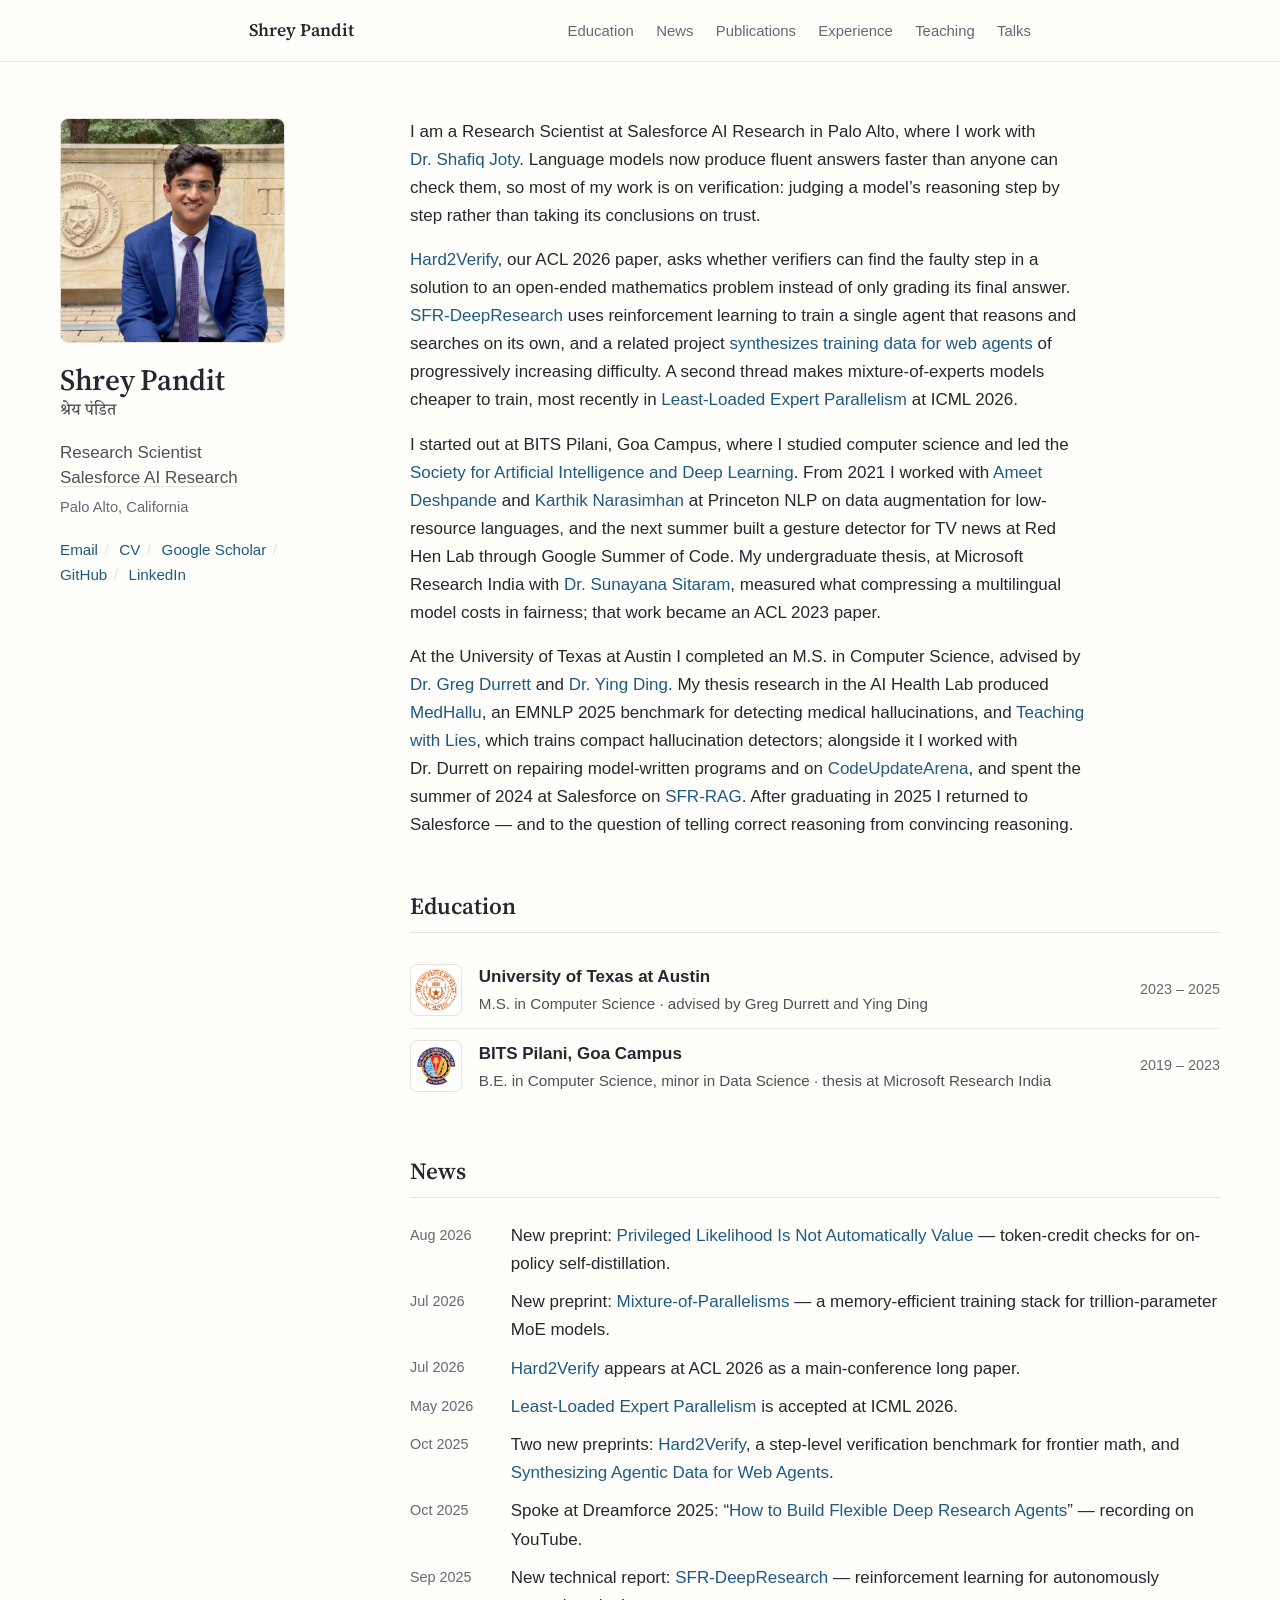
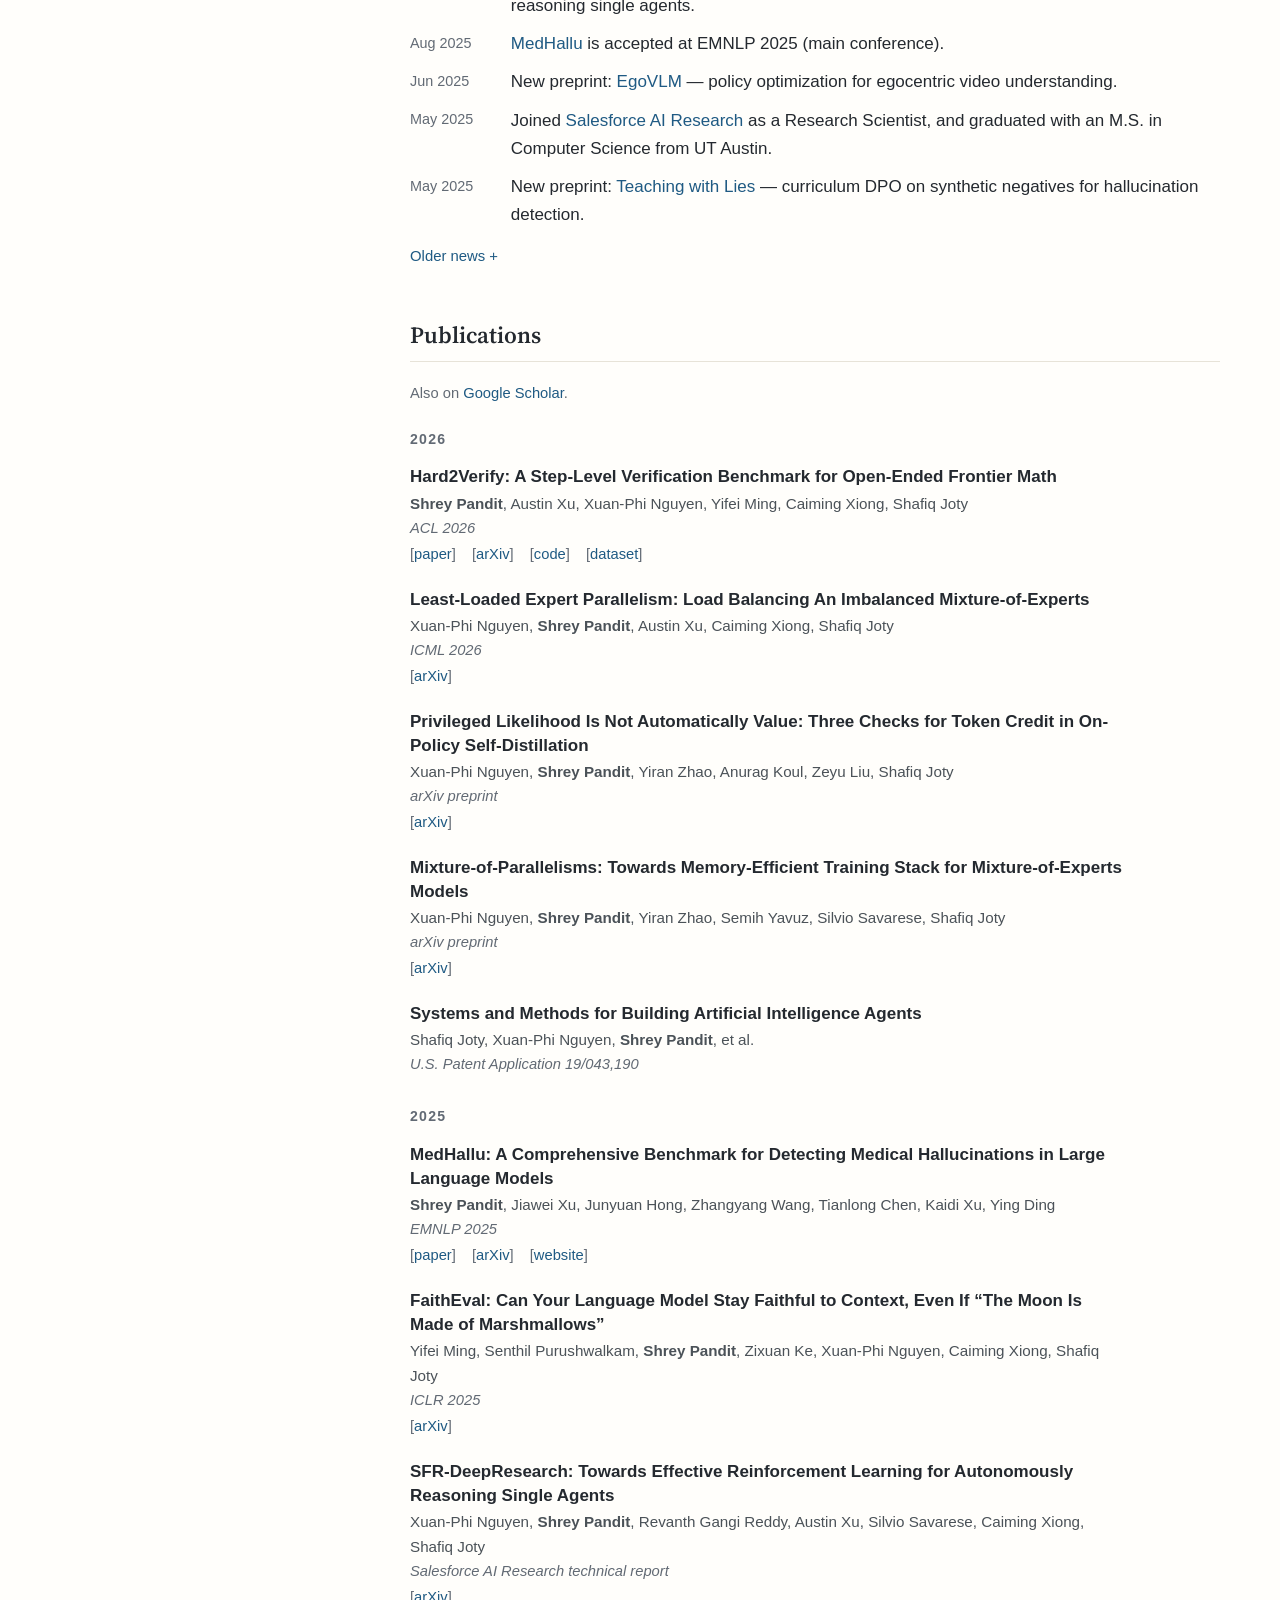
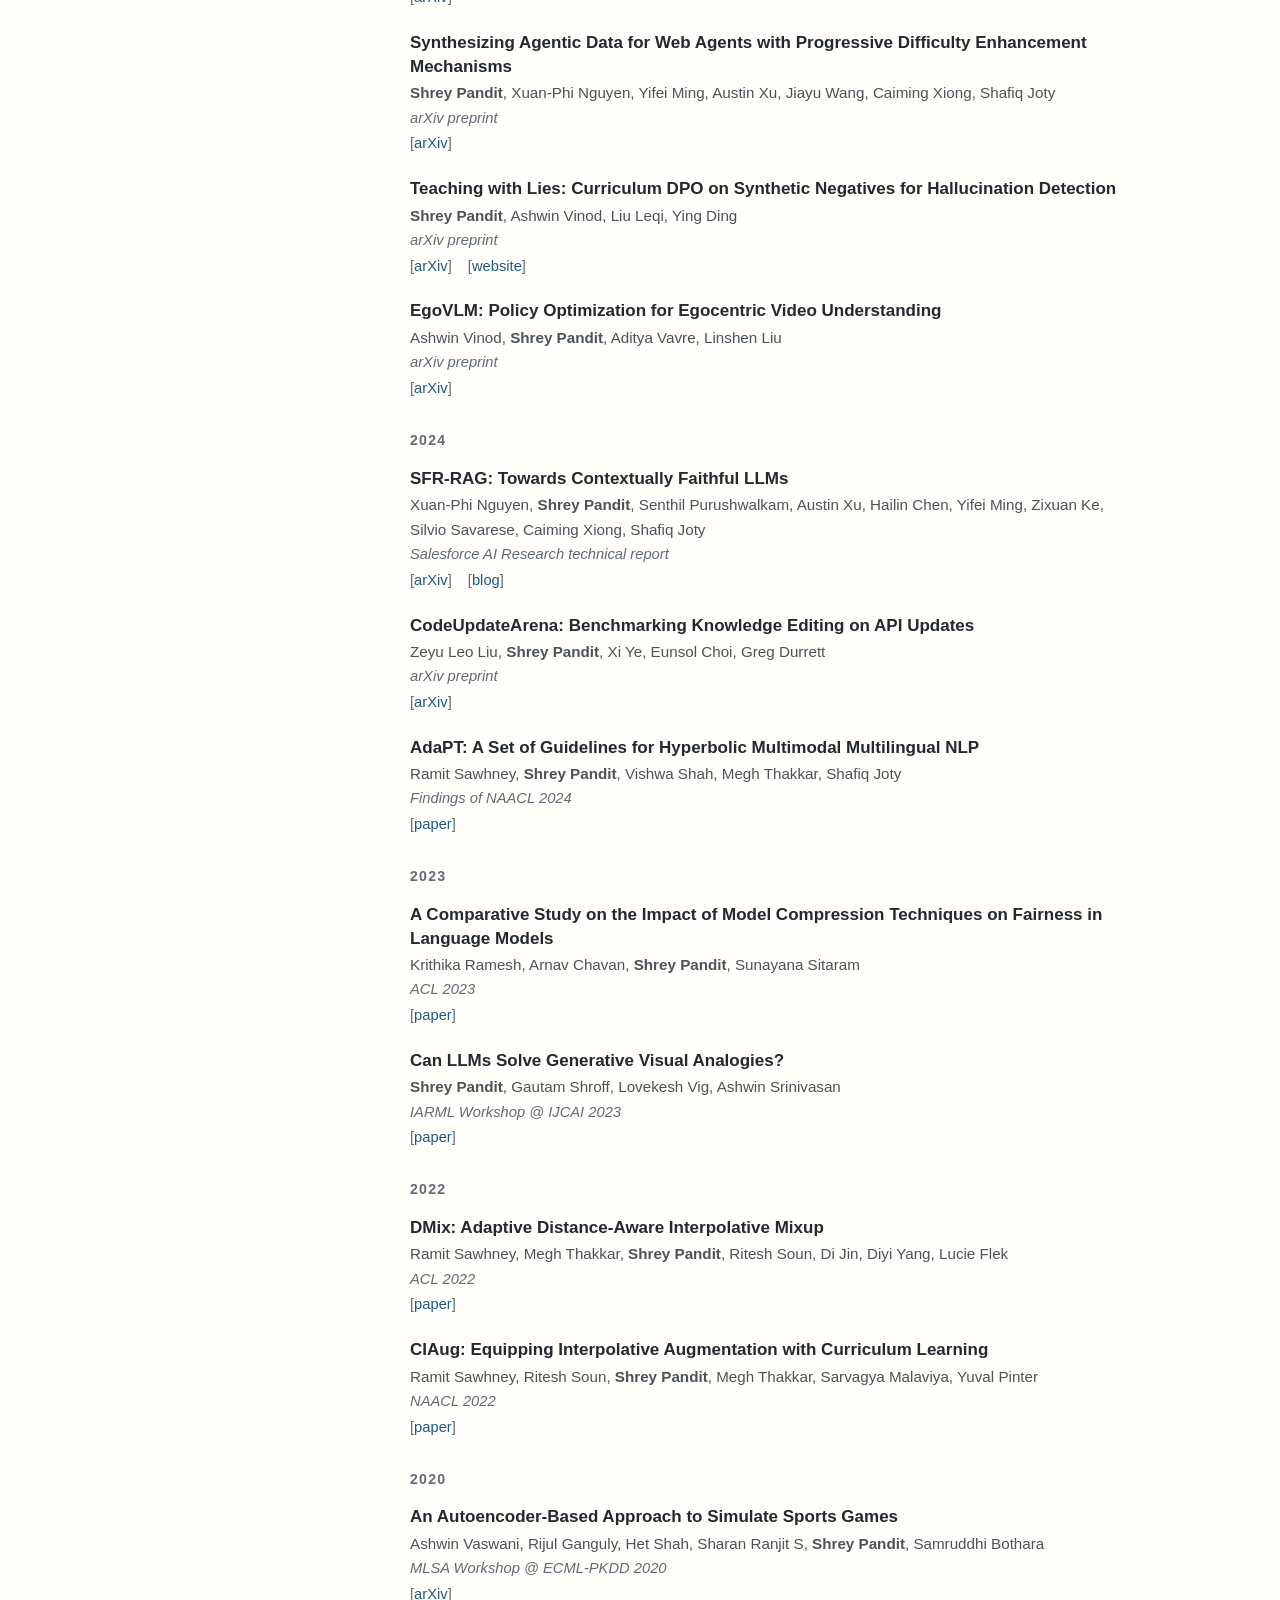
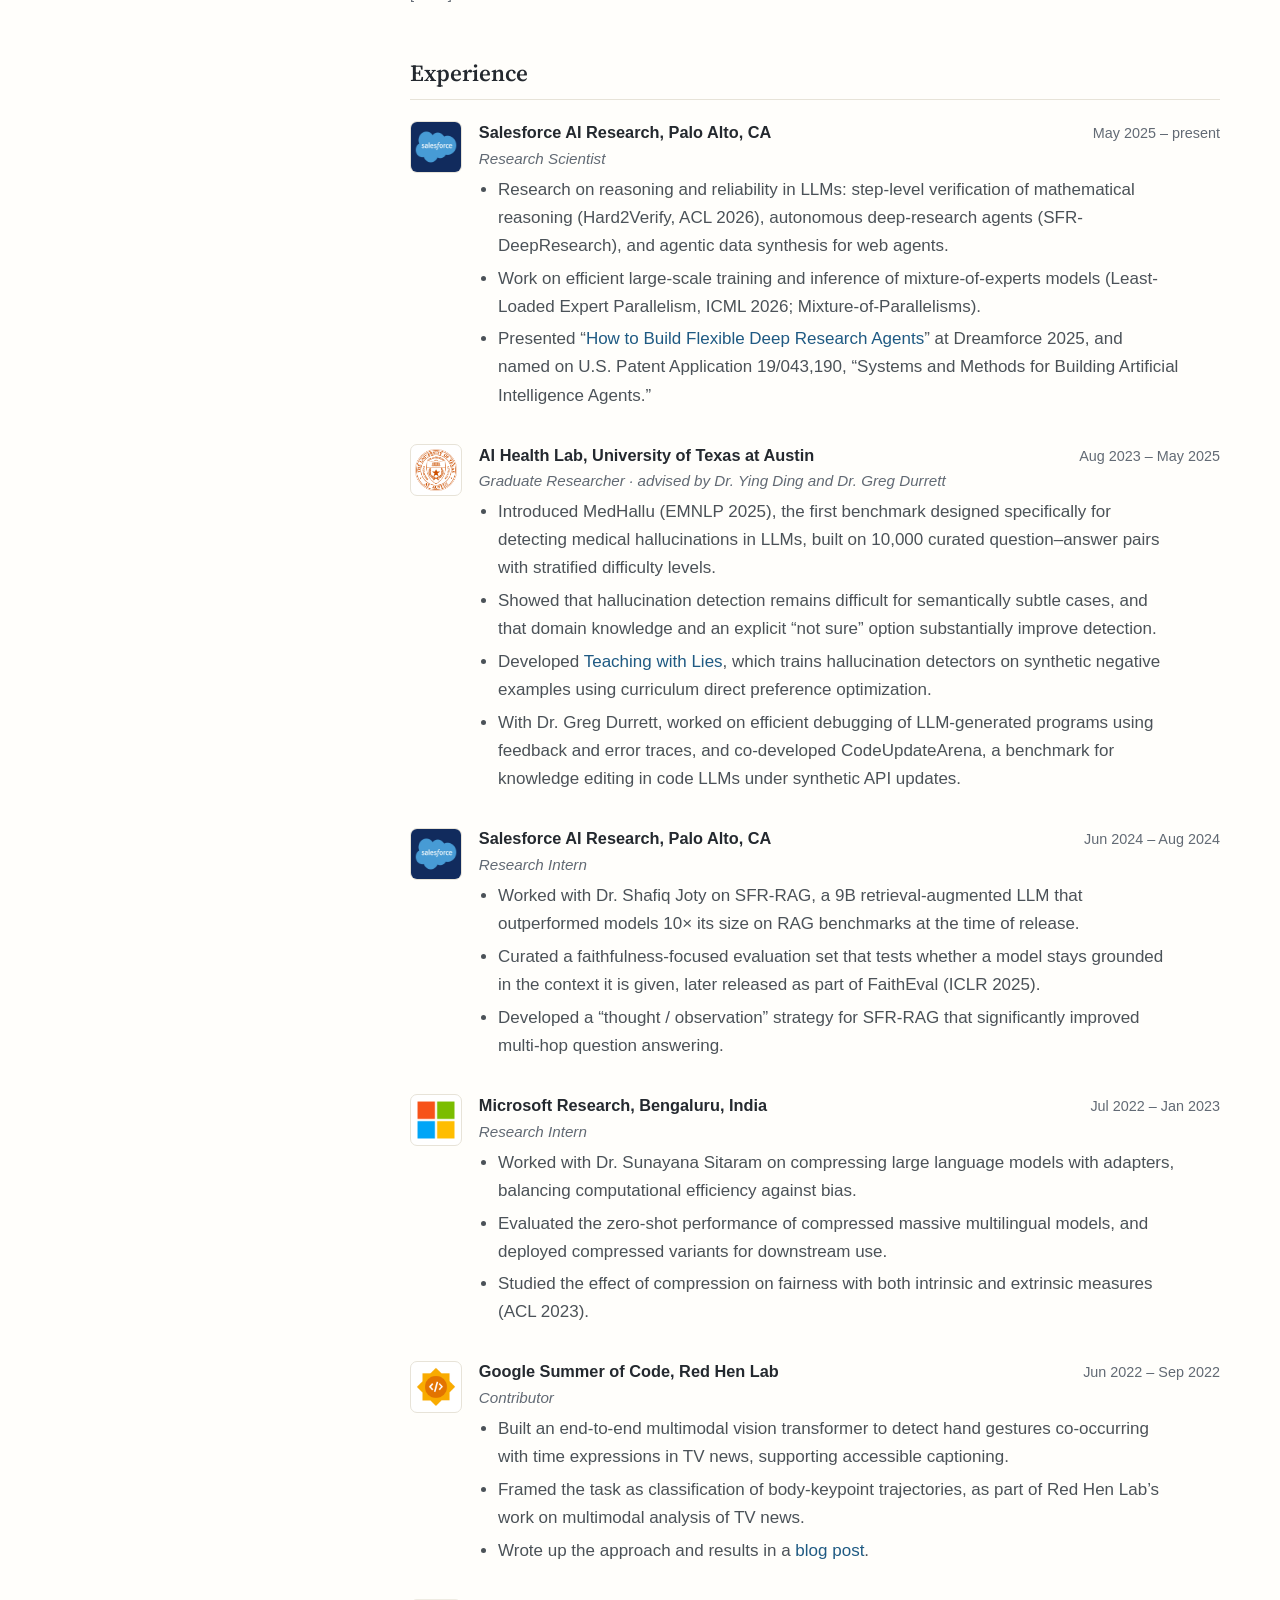
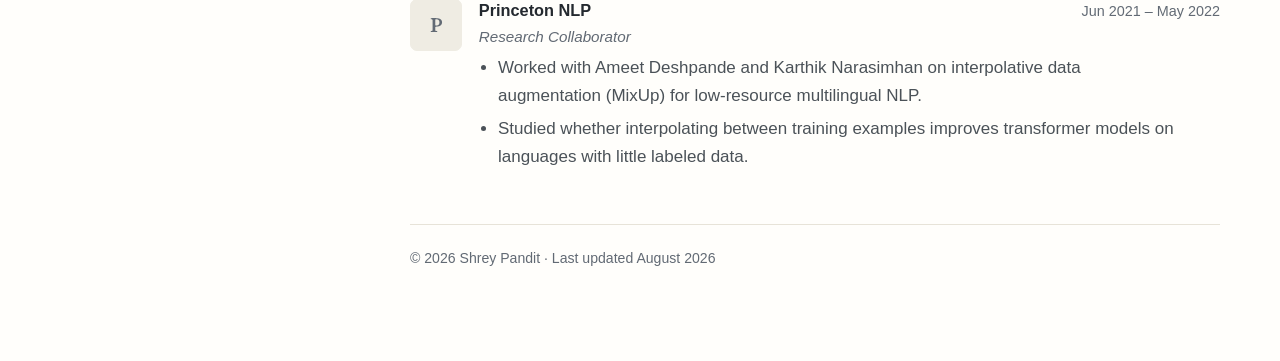
<file: index.html>
<!DOCTYPE html>
<html lang="en">
<head>
    <!-- Google tag (gtag.js) -->
    <script async src="https://www.googletagmanager.com/gtag/js?id=G-T1M927WNSS"></script>
    <script>
        window.dataLayer = window.dataLayer || [];
        function gtag(){dataLayer.push(arguments);}
        gtag('js', new Date());
        gtag('config', 'G-T1M927WNSS');
    </script>
    <meta charset="UTF-8">
    <meta name="viewport" content="width=device-width, initial-scale=1.0">
    <meta name="description" content="Shrey Pandit — Research Scientist at Salesforce AI Research. Research on reasoning, verification, hallucination detection, and agents in large language models.">
    <title>Shrey Pandit</title>
    <link rel="preconnect" href="https://fonts.googleapis.com">
    <link rel="preconnect" href="https://fonts.gstatic.com" crossorigin>
    <link href="https://fonts.googleapis.com/css2?family=Source+Serif+4:ital,opsz,wght@0,8..60,400..700;1,8..60,400..700&family=Noto+Serif+Devanagari:wght@400..600&display=swap" rel="stylesheet">
    <link rel="stylesheet" href="assets/style.css">
</head>
<body>
    <nav class="site-nav">
        <div class="container">
            <a class="brand" href="index.html">Shrey Pandit</a>
            <ul>
                <li><a href="#education">Education</a></li>
                <li><a href="#news">News</a></li>
                <li><a href="#publications">Publications</a></li>
                <li><a href="#experience">Experience</a></li>
                <li><a href="teaching.html">Teaching</a></li>
                <li><a href="talks.html">Talks</a></li>
            </ul>
        </div>
    </nav>

    <div class="layout">
        <aside class="sidebar">
            <img src="images/Profile.jpg" alt="Portrait of Shrey Pandit" class="side-portrait">
            <h1>Shrey Pandit</h1>
            <p class="name-devanagari" lang="hi">श्रेय पंडित</p>
            <p class="side-role">Research Scientist<br><a href="https://www.salesforceairesearch.com/" target="_blank" rel="noopener">Salesforce AI Research</a></p>
            <p class="side-loc">Palo Alto, California</p>
            <p class="side-links">
                <a href="mailto:shreypandit@utexas.edu">Email</a><span class="sep" aria-hidden="true">/</span>
                <a href="shrey_pandit_cv.pdf" target="_blank">CV</a><span class="sep" aria-hidden="true">/</span>
                <a href="https://scholar.google.com/citations?user=a-dG59sAAAAJ&amp;hl=en" target="_blank" rel="noopener">Google Scholar</a><span class="sep" aria-hidden="true">/</span>
                <a href="https://github.com/ShreyPandit" target="_blank" rel="noopener">GitHub</a><span class="sep" aria-hidden="true">/</span>
                <a href="https://linkedin.com/in/shreypandit/" target="_blank" rel="noopener">LinkedIn</a>
            </p>
        </aside>

        <div class="main-col">
        <main>
            <section id="about" class="bio">
                <p>I am a Research Scientist at Salesforce AI Research in Palo Alto, where I work with <a href="https://raihanjoty.github.io/" target="_blank" rel="noopener">Dr.&nbsp;Shafiq Joty</a>. Language models now produce fluent answers faster than anyone can check them, so most of my work is on verification: judging a model&rsquo;s reasoning step by step rather than taking its conclusions on trust.</p>

                <p><a href="https://arxiv.org/abs/2510.13744" target="_blank" rel="noopener">Hard2Verify</a>, our ACL 2026 paper, asks whether verifiers can find the faulty step in a solution to an open-ended mathematics problem instead of only grading its final answer. <a href="https://arxiv.org/abs/2509.06283" target="_blank" rel="noopener">SFR-DeepResearch</a> uses reinforcement learning to train a single agent that reasons and searches on its own, and a related project <a href="https://arxiv.org/abs/2510.13913" target="_blank" rel="noopener">synthesizes training data for web agents</a> of progressively increasing difficulty. A second thread makes mixture-of-experts models cheaper to train, most recently in <a href="https://arxiv.org/abs/2601.17111" target="_blank" rel="noopener">Least-Loaded Expert Parallelism</a> at ICML 2026.</p>

                <p>I started out at BITS Pilani, Goa Campus, where I studied computer science and led the <a href="https://www.saidl.in/home" target="_blank" rel="noopener">Society for Artificial Intelligence and Deep Learning</a>. From 2021 I worked with <a href="https://ameet-1997.github.io/" target="_blank" rel="noopener">Ameet Deshpande</a> and <a href="https://karthikncode.github.io/" target="_blank" rel="noopener">Karthik Narasimhan</a> at Princeton NLP on data augmentation for low-resource languages, and the next summer built a gesture detector for TV news at Red Hen Lab through Google Summer of Code. My undergraduate thesis, at Microsoft Research India with <a href="https://www.microsoft.com/en-us/research/people/susitara/" target="_blank" rel="noopener">Dr.&nbsp;Sunayana Sitaram</a>, measured what compressing a multilingual model costs in fairness; that work became an ACL 2023 paper.</p>

                <p>At the University of Texas at Austin I completed an M.S. in Computer Science, advised by <a href="https://www.cs.utexas.edu/~gdurrett/" target="_blank" rel="noopener">Dr.&nbsp;Greg Durrett</a> and <a href="https://yingding.ischool.utexas.edu/" target="_blank" rel="noopener">Dr.&nbsp;Ying Ding</a>. My thesis research in the AI Health Lab produced <a href="https://medhallu.github.io/" target="_blank" rel="noopener">MedHallu</a>, an EMNLP 2025 benchmark for detecting medical hallucinations, and <a href="https://teachingwithlies.github.io/" target="_blank" rel="noopener">Teaching with Lies</a>, which trains compact hallucination detectors; alongside it I worked with Dr.&nbsp;Durrett on repairing model-written programs and on <a href="https://arxiv.org/abs/2407.06249" target="_blank" rel="noopener">CodeUpdateArena</a>, and spent the summer of 2024 at Salesforce on <a href="https://arxiv.org/abs/2409.09916" target="_blank" rel="noopener">SFR-RAG</a>. After graduating in 2025 I returned to Salesforce &mdash; and to the question of telling correct reasoning from convincing reasoning.</p>
            </section>

            <section id="education">
                <h2>Education</h2>
                <ul class="edu-list">
                    <li>
                        <span class="logo-tile"><img src="images/UTLogo.png" alt="" aria-hidden="true"></span>
                        <span class="edu-text">
                            <strong>University of Texas at Austin</strong>
                            <span class="edu-degree">M.S. in Computer Science &middot; advised by Greg Durrett and Ying Ding</span>
                        </span>
                        <span class="entry-dates">2023 – 2025</span>
                    </li>
                    <li>
                        <span class="logo-tile"><img src="images/bits.png" alt="" aria-hidden="true"></span>
                        <span class="edu-text">
                            <strong>BITS Pilani, Goa Campus</strong>
                            <span class="edu-degree">B.E. in Computer Science, minor in Data Science &middot; thesis at Microsoft Research India</span>
                        </span>
                        <span class="entry-dates">2019 – 2023</span>
                    </li>
                </ul>
            </section>

            <section id="news">
                <h2>News</h2>
                <ul class="news-list">
                    <li><span class="news-date">Aug 2026</span><span class="news-text">New preprint: <a href="https://arxiv.org/abs/2608.09263" target="_blank" rel="noopener">Privileged Likelihood Is Not Automatically Value</a> — token-credit checks for on-policy self-distillation.</span></li>
                    <li><span class="news-date">Jul 2026</span><span class="news-text">New preprint: <a href="https://arxiv.org/abs/2607.01844" target="_blank" rel="noopener">Mixture-of-Parallelisms</a> — a memory-efficient training stack for trillion-parameter MoE models.</span></li>
                    <li><span class="news-date">Jul 2026</span><span class="news-text"><a href="https://aclanthology.org/2026.acl-long.1031/" target="_blank" rel="noopener">Hard2Verify</a> appears at ACL 2026 as a main-conference long paper.</span></li>
                    <li><span class="news-date">May 2026</span><span class="news-text"><a href="https://arxiv.org/abs/2601.17111" target="_blank" rel="noopener">Least-Loaded Expert Parallelism</a> is accepted at ICML 2026.</span></li>
                    <li><span class="news-date">Oct 2025</span><span class="news-text">Two new preprints: <a href="https://arxiv.org/abs/2510.13744" target="_blank" rel="noopener">Hard2Verify</a>, a step-level verification benchmark for frontier math, and <a href="https://arxiv.org/abs/2510.13913" target="_blank" rel="noopener">Synthesizing Agentic Data for Web Agents</a>.</span></li>
                    <li><span class="news-date">Oct 2025</span><span class="news-text">Spoke at Dreamforce 2025: &ldquo;<a href="https://www.youtube.com/watch?v=xrQNA9iFypc" target="_blank" rel="noopener">How to Build Flexible Deep Research Agents</a>&rdquo; — recording on YouTube.</span></li>
                    <li><span class="news-date">Sep 2025</span><span class="news-text">New technical report: <a href="https://arxiv.org/abs/2509.06283" target="_blank" rel="noopener">SFR-DeepResearch</a> — reinforcement learning for autonomously reasoning single agents.</span></li>
                    <li><span class="news-date">Aug 2025</span><span class="news-text"><a href="https://aclanthology.org/2025.emnlp-main.143/" target="_blank" rel="noopener">MedHallu</a> is accepted at EMNLP 2025 (main conference).</span></li>
                    <li><span class="news-date">Jun 2025</span><span class="news-text">New preprint: <a href="https://arxiv.org/abs/2506.03097" target="_blank" rel="noopener">EgoVLM</a> — policy optimization for egocentric video understanding.</span></li>
                    <li><span class="news-date">May 2025</span><span class="news-text">Joined <a href="https://www.salesforceairesearch.com/" target="_blank" rel="noopener">Salesforce AI Research</a> as a Research Scientist, and graduated with an M.S. in Computer Science from UT Austin.</span></li>
                    <li><span class="news-date">May 2025</span><span class="news-text">New preprint: <a href="https://arxiv.org/abs/2505.17558" target="_blank" rel="noopener">Teaching with Lies</a> — curriculum DPO on synthetic negatives for hallucination detection.</span></li>
                </ul>
                <details class="older-news">
                    <summary>Older news</summary>
                    <ul class="news-list">
                        <li><span class="news-date">Feb 2025</span><span class="news-text">New preprint: <a href="https://arxiv.org/abs/2502.14302" target="_blank" rel="noopener">MedHallu</a> — a comprehensive benchmark for detecting medical hallucinations in LLMs.</span></li>
                        <li><span class="news-date">Jan 2025</span><span class="news-text"><a href="https://arxiv.org/abs/2410.03727" target="_blank" rel="noopener">FaithEval</a> is accepted at ICLR 2025.</span></li>
                        <li><span class="news-date">Sep 2024</span><span class="news-text">Technical report: <a href="https://arxiv.org/abs/2409.09916" target="_blank" rel="noopener">SFR-RAG</a> — towards contextually faithful LLMs.</span></li>
                        <li><span class="news-date">Jun 2024</span><span class="news-text">Joined Salesforce AI Research in Palo Alto as a research intern.</span></li>
                        <li><span class="news-date">May 2024</span><span class="news-text"><a href="https://aclanthology.org/2024.findings-naacl.114/" target="_blank" rel="noopener">AdaPT</a> is accepted at NAACL 2024 (Findings).</span></li>
                        <li><span class="news-date">Aug 2023</span><span class="news-text">Started my M.S. in Computer Science at UT Austin.</span></li>
                        <li><span class="news-date">May 2023</span><span class="news-text"><a href="https://aclanthology.org/2023.acl-long.878/" target="_blank" rel="noopener">Our study on model compression and fairness</a> is accepted at ACL 2023.</span></li>
                        <li><span class="news-date">Jan 2023</span><span class="news-text">Selected for Google Research Week; started a project at APPCAIR Lab in collaboration with TCS Research.</span></li>
                        <li><span class="news-date">Jul 2022</span><span class="news-text">Joined Microsoft Research, Bengaluru as a research intern.</span></li>
                        <li><span class="news-date">May 2022</span><span class="news-text"><a href="https://aclanthology.org/2022.naacl-main.127/" target="_blank" rel="noopener">CIAug</a> is accepted at NAACL 2022 and <a href="https://aclanthology.org/2022.acl-short.67/" target="_blank" rel="noopener">DMix</a> at ACL 2022.</span></li>
                        <li><span class="news-date">May 2022</span><span class="news-text">Selected as a Google Summer of Code contributor with Red Hen Lab.</span></li>
                    </ul>
                </details>
            </section>

            <section id="publications">
                <h2>Publications</h2>
                <p class="pub-note">Also on <a href="https://scholar.google.com/citations?user=a-dG59sAAAAJ&amp;hl=en" target="_blank" rel="noopener">Google Scholar</a>.</p>

                <h3 class="pub-year">2026</h3>

                <div class="pub">
                    <div class="pub-title"><a href="https://aclanthology.org/2026.acl-long.1031/" target="_blank" rel="noopener">Hard2Verify: A Step-Level Verification Benchmark for Open-Ended Frontier Math</a></div>
                    <div class="pub-authors"><strong>Shrey Pandit</strong>, Austin Xu, Xuan-Phi Nguyen, Yifei Ming, Caiming Xiong, Shafiq Joty</div>
                    <div class="pub-venue">ACL 2026</div>
                    <div class="pub-links">
                        <a href="https://aclanthology.org/2026.acl-long.1031/" target="_blank" rel="noopener">paper</a>
                        <a href="https://arxiv.org/abs/2510.13744" target="_blank" rel="noopener">arXiv</a>
                        <a href="https://github.com/SalesforceAIResearch/Hard2Verify" target="_blank" rel="noopener">code</a>
                        <a href="https://huggingface.co/datasets/Salesforce/Hard2Verify" target="_blank" rel="noopener">dataset</a>
                    </div>
                </div>

                <div class="pub">
                    <div class="pub-title"><a href="https://arxiv.org/abs/2601.17111" target="_blank" rel="noopener">Least-Loaded Expert Parallelism: Load Balancing An Imbalanced Mixture-of-Experts</a></div>
                    <div class="pub-authors">Xuan-Phi Nguyen, <strong>Shrey Pandit</strong>, Austin Xu, Caiming Xiong, Shafiq Joty</div>
                    <div class="pub-venue">ICML 2026</div>
                    <div class="pub-links">
                        <a href="https://arxiv.org/abs/2601.17111" target="_blank" rel="noopener">arXiv</a>
                    </div>
                </div>

                <div class="pub">
                    <div class="pub-title"><a href="https://arxiv.org/abs/2608.09263" target="_blank" rel="noopener">Privileged Likelihood Is Not Automatically Value: Three Checks for Token Credit in On-Policy Self-Distillation</a></div>
                    <div class="pub-authors">Xuan-Phi Nguyen, <strong>Shrey Pandit</strong>, Yiran Zhao, Anurag Koul, Zeyu Liu, Shafiq Joty</div>
                    <div class="pub-venue">arXiv preprint</div>
                    <div class="pub-links">
                        <a href="https://arxiv.org/abs/2608.09263" target="_blank" rel="noopener">arXiv</a>
                    </div>
                </div>

                <div class="pub">
                    <div class="pub-title"><a href="https://arxiv.org/abs/2607.01844" target="_blank" rel="noopener">Mixture-of-Parallelisms: Towards Memory-Efficient Training Stack for Mixture-of-Experts Models</a></div>
                    <div class="pub-authors">Xuan-Phi Nguyen, <strong>Shrey Pandit</strong>, Yiran Zhao, Semih Yavuz, Silvio Savarese, Shafiq Joty</div>
                    <div class="pub-venue">arXiv preprint</div>
                    <div class="pub-links">
                        <a href="https://arxiv.org/abs/2607.01844" target="_blank" rel="noopener">arXiv</a>
                    </div>
                </div>

                <div class="pub">
                    <div class="pub-title">Systems and Methods for Building Artificial Intelligence Agents</div>
                    <div class="pub-authors">Shafiq Joty, Xuan-Phi Nguyen, <strong>Shrey Pandit</strong>, et&nbsp;al.</div>
                    <div class="pub-venue">U.S. Patent Application 19/043,190</div>
                </div>

                <h3 class="pub-year">2025</h3>

                <div class="pub">
                    <div class="pub-title"><a href="https://aclanthology.org/2025.emnlp-main.143/" target="_blank" rel="noopener">MedHallu: A Comprehensive Benchmark for Detecting Medical Hallucinations in Large Language Models</a></div>
                    <div class="pub-authors"><strong>Shrey Pandit</strong>, Jiawei Xu, Junyuan Hong, Zhangyang Wang, Tianlong Chen, Kaidi Xu, Ying Ding</div>
                    <div class="pub-venue">EMNLP 2025</div>
                    <div class="pub-links">
                        <a href="https://aclanthology.org/2025.emnlp-main.143/" target="_blank" rel="noopener">paper</a>
                        <a href="https://arxiv.org/abs/2502.14302" target="_blank" rel="noopener">arXiv</a>
                        <a href="https://medhallu.github.io/" target="_blank" rel="noopener">website</a>
                    </div>
                </div>

                <div class="pub">
                    <div class="pub-title"><a href="https://arxiv.org/abs/2410.03727" target="_blank" rel="noopener">FaithEval: Can Your Language Model Stay Faithful to Context, Even If &ldquo;The Moon Is Made of Marshmallows&rdquo;</a></div>
                    <div class="pub-authors">Yifei Ming, Senthil Purushwalkam, <strong>Shrey Pandit</strong>, Zixuan Ke, Xuan-Phi Nguyen, Caiming Xiong, Shafiq Joty</div>
                    <div class="pub-venue">ICLR 2025</div>
                    <div class="pub-links">
                        <a href="https://arxiv.org/abs/2410.03727" target="_blank" rel="noopener">arXiv</a>
                    </div>
                </div>

                <div class="pub">
                    <div class="pub-title"><a href="https://arxiv.org/abs/2509.06283" target="_blank" rel="noopener">SFR-DeepResearch: Towards Effective Reinforcement Learning for Autonomously Reasoning Single Agents</a></div>
                    <div class="pub-authors">Xuan-Phi Nguyen, <strong>Shrey Pandit</strong>, Revanth Gangi Reddy, Austin Xu, Silvio Savarese, Caiming Xiong, Shafiq Joty</div>
                    <div class="pub-venue">Salesforce AI Research technical report</div>
                    <div class="pub-links">
                        <a href="https://arxiv.org/abs/2509.06283" target="_blank" rel="noopener">arXiv</a>
                    </div>
                </div>

                <div class="pub">
                    <div class="pub-title"><a href="https://arxiv.org/abs/2510.13913" target="_blank" rel="noopener">Synthesizing Agentic Data for Web Agents with Progressive Difficulty Enhancement Mechanisms</a></div>
                    <div class="pub-authors"><strong>Shrey Pandit</strong>, Xuan-Phi Nguyen, Yifei Ming, Austin Xu, Jiayu Wang, Caiming Xiong, Shafiq Joty</div>
                    <div class="pub-venue">arXiv preprint</div>
                    <div class="pub-links">
                        <a href="https://arxiv.org/abs/2510.13913" target="_blank" rel="noopener">arXiv</a>
                    </div>
                </div>

                <div class="pub">
                    <div class="pub-title"><a href="https://arxiv.org/abs/2505.17558" target="_blank" rel="noopener">Teaching with Lies: Curriculum DPO on Synthetic Negatives for Hallucination Detection</a></div>
                    <div class="pub-authors"><strong>Shrey Pandit</strong>, Ashwin Vinod, Liu Leqi, Ying Ding</div>
                    <div class="pub-venue">arXiv preprint</div>
                    <div class="pub-links">
                        <a href="https://arxiv.org/abs/2505.17558" target="_blank" rel="noopener">arXiv</a>
                        <a href="https://teachingwithlies.github.io/" target="_blank" rel="noopener">website</a>
                    </div>
                </div>

                <div class="pub">
                    <div class="pub-title"><a href="https://arxiv.org/abs/2506.03097" target="_blank" rel="noopener">EgoVLM: Policy Optimization for Egocentric Video Understanding</a></div>
                    <div class="pub-authors">Ashwin Vinod, <strong>Shrey Pandit</strong>, Aditya Vavre, Linshen Liu</div>
                    <div class="pub-venue">arXiv preprint</div>
                    <div class="pub-links">
                        <a href="https://arxiv.org/abs/2506.03097" target="_blank" rel="noopener">arXiv</a>
                    </div>
                </div>

                <h3 class="pub-year">2024</h3>

                <div class="pub">
                    <div class="pub-title"><a href="https://arxiv.org/abs/2409.09916" target="_blank" rel="noopener">SFR-RAG: Towards Contextually Faithful LLMs</a></div>
                    <div class="pub-authors">Xuan-Phi Nguyen, <strong>Shrey Pandit</strong>, Senthil Purushwalkam, Austin Xu, Hailin Chen, Yifei Ming, Zixuan Ke, Silvio Savarese, Caiming Xiong, Shafiq Joty</div>
                    <div class="pub-venue">Salesforce AI Research technical report</div>
                    <div class="pub-links">
                        <a href="https://arxiv.org/abs/2409.09916" target="_blank" rel="noopener">arXiv</a>
                        <a href="https://blog.salesforceairesearch.com/sfr-rag/" target="_blank" rel="noopener">blog</a>
                    </div>
                </div>

                <div class="pub">
                    <div class="pub-title"><a href="https://arxiv.org/abs/2407.06249" target="_blank" rel="noopener">CodeUpdateArena: Benchmarking Knowledge Editing on API Updates</a></div>
                    <div class="pub-authors">Zeyu Leo Liu, <strong>Shrey Pandit</strong>, Xi Ye, Eunsol Choi, Greg Durrett</div>
                    <div class="pub-venue">arXiv preprint</div>
                    <div class="pub-links">
                        <a href="https://arxiv.org/abs/2407.06249" target="_blank" rel="noopener">arXiv</a>
                    </div>
                </div>

                <div class="pub">
                    <div class="pub-title"><a href="https://aclanthology.org/2024.findings-naacl.114/" target="_blank" rel="noopener">AdaPT: A Set of Guidelines for Hyperbolic Multimodal Multilingual NLP</a></div>
                    <div class="pub-authors">Ramit Sawhney, <strong>Shrey Pandit</strong>, Vishwa Shah, Megh Thakkar, Shafiq Joty</div>
                    <div class="pub-venue">Findings of NAACL 2024</div>
                    <div class="pub-links">
                        <a href="https://aclanthology.org/2024.findings-naacl.114/" target="_blank" rel="noopener">paper</a>
                    </div>
                </div>

                <h3 class="pub-year">2023</h3>

                <div class="pub">
                    <div class="pub-title"><a href="https://aclanthology.org/2023.acl-long.878/" target="_blank" rel="noopener">A Comparative Study on the Impact of Model Compression Techniques on Fairness in Language Models</a></div>
                    <div class="pub-authors">Krithika Ramesh, Arnav Chavan, <strong>Shrey Pandit</strong>, Sunayana Sitaram</div>
                    <div class="pub-venue">ACL 2023</div>
                    <div class="pub-links">
                        <a href="https://aclanthology.org/2023.acl-long.878/" target="_blank" rel="noopener">paper</a>
                    </div>
                </div>

                <div class="pub">
                    <div class="pub-title"><a href="https://ceur-ws.org/Vol-3492/paper3.pdf" target="_blank" rel="noopener">Can LLMs Solve Generative Visual Analogies?</a></div>
                    <div class="pub-authors"><strong>Shrey Pandit</strong>, Gautam Shroff, Lovekesh Vig, Ashwin Srinivasan</div>
                    <div class="pub-venue">IARML Workshop @ IJCAI 2023</div>
                    <div class="pub-links">
                        <a href="https://ceur-ws.org/Vol-3492/paper3.pdf" target="_blank" rel="noopener">paper</a>
                    </div>
                </div>

                <h3 class="pub-year">2022</h3>

                <div class="pub">
                    <div class="pub-title"><a href="https://aclanthology.org/2022.acl-short.67/" target="_blank" rel="noopener">DMix: Adaptive Distance-Aware Interpolative Mixup</a></div>
                    <div class="pub-authors">Ramit Sawhney, Megh Thakkar, <strong>Shrey Pandit</strong>, Ritesh Soun, Di Jin, Diyi Yang, Lucie Flek</div>
                    <div class="pub-venue">ACL 2022</div>
                    <div class="pub-links">
                        <a href="https://aclanthology.org/2022.acl-short.67/" target="_blank" rel="noopener">paper</a>
                    </div>
                </div>

                <div class="pub">
                    <div class="pub-title"><a href="https://aclanthology.org/2022.naacl-main.127/" target="_blank" rel="noopener">CIAug: Equipping Interpolative Augmentation with Curriculum Learning</a></div>
                    <div class="pub-authors">Ramit Sawhney, Ritesh Soun, <strong>Shrey Pandit</strong>, Megh Thakkar, Sarvagya Malaviya, Yuval Pinter</div>
                    <div class="pub-venue">NAACL 2022</div>
                    <div class="pub-links">
                        <a href="https://aclanthology.org/2022.naacl-main.127/" target="_blank" rel="noopener">paper</a>
                    </div>
                </div>

                <h3 class="pub-year">2020</h3>

                <div class="pub">
                    <div class="pub-title"><a href="https://arxiv.org/abs/2007.10257" target="_blank" rel="noopener">An Autoencoder-Based Approach to Simulate Sports Games</a></div>
                    <div class="pub-authors">Ashwin Vaswani, Rijul Ganguly, Het Shah, Sharan Ranjit S, <strong>Shrey Pandit</strong>, Samruddhi Bothara</div>
                    <div class="pub-venue">MLSA Workshop @ ECML-PKDD 2020</div>
                    <div class="pub-links">
                        <a href="https://arxiv.org/abs/2007.10257" target="_blank" rel="noopener">arXiv</a>
                    </div>
                </div>
            </section>

            <section id="experience">
                <h2>Experience</h2>

                <div class="entry with-logo">
                    <span class="logo-tile flush"><img src="images/salesforce.png" alt="" aria-hidden="true"></span>
                    <div class="entry-main">
                        <div class="entry-head">
                            <h3>Salesforce AI Research, Palo Alto, CA</h3>
                            <span class="entry-dates">May 2025 – present</span>
                        </div>
                        <p class="entry-role">Research Scientist</p>
                        <ul>
                            <li>Research on reasoning and reliability in LLMs: step-level verification of mathematical reasoning (Hard2Verify, ACL 2026), autonomous deep-research agents (SFR-DeepResearch), and agentic data synthesis for web agents.</li>
                            <li>Work on efficient large-scale training and inference of mixture-of-experts models (Least-Loaded Expert Parallelism, ICML 2026; Mixture-of-Parallelisms).</li>
                            <li>Presented &ldquo;<a href="https://www.youtube.com/watch?v=xrQNA9iFypc" target="_blank" rel="noopener">How to Build Flexible Deep Research Agents</a>&rdquo; at Dreamforce 2025, and named on U.S. Patent Application 19/043,190, &ldquo;Systems and Methods for Building Artificial Intelligence Agents.&rdquo;</li>
                        </ul>
                    </div>
                </div>

                <div class="entry with-logo">
                    <span class="logo-tile"><img src="images/UTLogo.png" alt="" aria-hidden="true"></span>
                    <div class="entry-main">
                        <div class="entry-head">
                            <h3><a href="https://aihealth.ischool.utexas.edu/" target="_blank" rel="noopener">AI Health Lab</a>, University of Texas at Austin</h3>
                            <span class="entry-dates">Aug 2023 – May 2025</span>
                        </div>
                        <p class="entry-role">Graduate Researcher &middot; advised by Dr. Ying Ding and Dr. Greg Durrett</p>
                        <ul>
                            <li>Introduced MedHallu (EMNLP 2025), the first benchmark designed specifically for detecting medical hallucinations in LLMs, built on 10,000 curated question–answer pairs with stratified difficulty levels.</li>
                            <li>Showed that hallucination detection remains difficult for semantically subtle cases, and that domain knowledge and an explicit &ldquo;not sure&rdquo; option substantially improve detection.</li>
                            <li>Developed <a href="https://teachingwithlies.github.io/" target="_blank" rel="noopener">Teaching with Lies</a>, which trains hallucination detectors on synthetic negative examples using curriculum direct preference optimization.</li>
                            <li>With Dr. Greg Durrett, worked on efficient debugging of LLM-generated programs using feedback and error traces, and co-developed CodeUpdateArena, a benchmark for knowledge editing in code LLMs under synthetic API updates.</li>
                        </ul>
                    </div>
                </div>

                <div class="entry with-logo">
                    <span class="logo-tile flush"><img src="images/salesforce.png" alt="" aria-hidden="true"></span>
                    <div class="entry-main">
                        <div class="entry-head">
                            <h3>Salesforce AI Research, Palo Alto, CA</h3>
                            <span class="entry-dates">Jun 2024 – Aug 2024</span>
                        </div>
                        <p class="entry-role">Research Intern</p>
                        <ul>
                            <li>Worked with Dr. Shafiq Joty on SFR-RAG, a 9B retrieval-augmented LLM that outperformed models 10&times; its size on RAG benchmarks at the time of release.</li>
                            <li>Curated a faithfulness-focused evaluation set that tests whether a model stays grounded in the context it is given, later released as part of FaithEval (ICLR 2025).</li>
                            <li>Developed a &ldquo;thought / observation&rdquo; strategy for SFR-RAG that significantly improved multi-hop question answering.</li>
                        </ul>
                    </div>
                </div>

                <div class="entry with-logo">
                    <span class="logo-tile"><img src="images/microsoft.png" alt="" aria-hidden="true"></span>
                    <div class="entry-main">
                        <div class="entry-head">
                            <h3>Microsoft Research, Bengaluru, India</h3>
                            <span class="entry-dates">Jul 2022 – Jan 2023</span>
                        </div>
                        <p class="entry-role">Research Intern</p>
                        <ul>
                            <li>Worked with Dr. Sunayana Sitaram on compressing large language models with adapters, balancing computational efficiency against bias.</li>
                            <li>Evaluated the zero-shot performance of compressed massive multilingual models, and deployed compressed variants for downstream use.</li>
                            <li>Studied the effect of compression on fairness with both intrinsic and extrinsic measures (ACL 2023).</li>
                        </ul>
                    </div>
                </div>

                <div class="entry with-logo">
                    <span class="logo-tile"><img src="images/gsoc.png" alt="" aria-hidden="true"></span>
                    <div class="entry-main">
                        <div class="entry-head">
                            <h3>Google Summer of Code, Red Hen Lab</h3>
                            <span class="entry-dates">Jun 2022 – Sep 2022</span>
                        </div>
                        <p class="entry-role">Contributor</p>
                        <ul>
                            <li>Built an end-to-end multimodal vision transformer to detect hand gestures co-occurring with time expressions in TV news, supporting accessible captioning.</li>
                            <li>Framed the task as classification of body-keypoint trajectories, as part of Red Hen Lab&rsquo;s work on multimodal analysis of TV news.</li>
                            <li>Wrote up the approach and results in a <a href="https://shreypandit.medium.com/gsoc-2022-red-hen-lab-f01b40d99f4c" target="_blank" rel="noopener">blog post</a>.</li>
                        </ul>
                    </div>
                </div>

                <div class="entry with-logo">
                    <span class="logo-tile monogram" aria-hidden="true">P</span>
                    <div class="entry-main">
                        <div class="entry-head">
                            <h3>Princeton NLP</h3>
                            <span class="entry-dates">Jun 2021 – May 2022</span>
                        </div>
                        <p class="entry-role">Research Collaborator</p>
                        <ul>
                            <li>Worked with Ameet Deshpande and Karthik Narasimhan on interpolative data augmentation (MixUp) for low-resource multilingual NLP.</li>
                            <li>Studied whether interpolating between training examples improves transformer models on languages with little labeled data.</li>
                        </ul>
                    </div>
                </div>
            </section>

        </main>

        <footer>
            <p>&copy; 2026 Shrey Pandit &middot; Last updated August 2026</p>
        </footer>
        </div>
    </div>
</body>
</html>
</file>
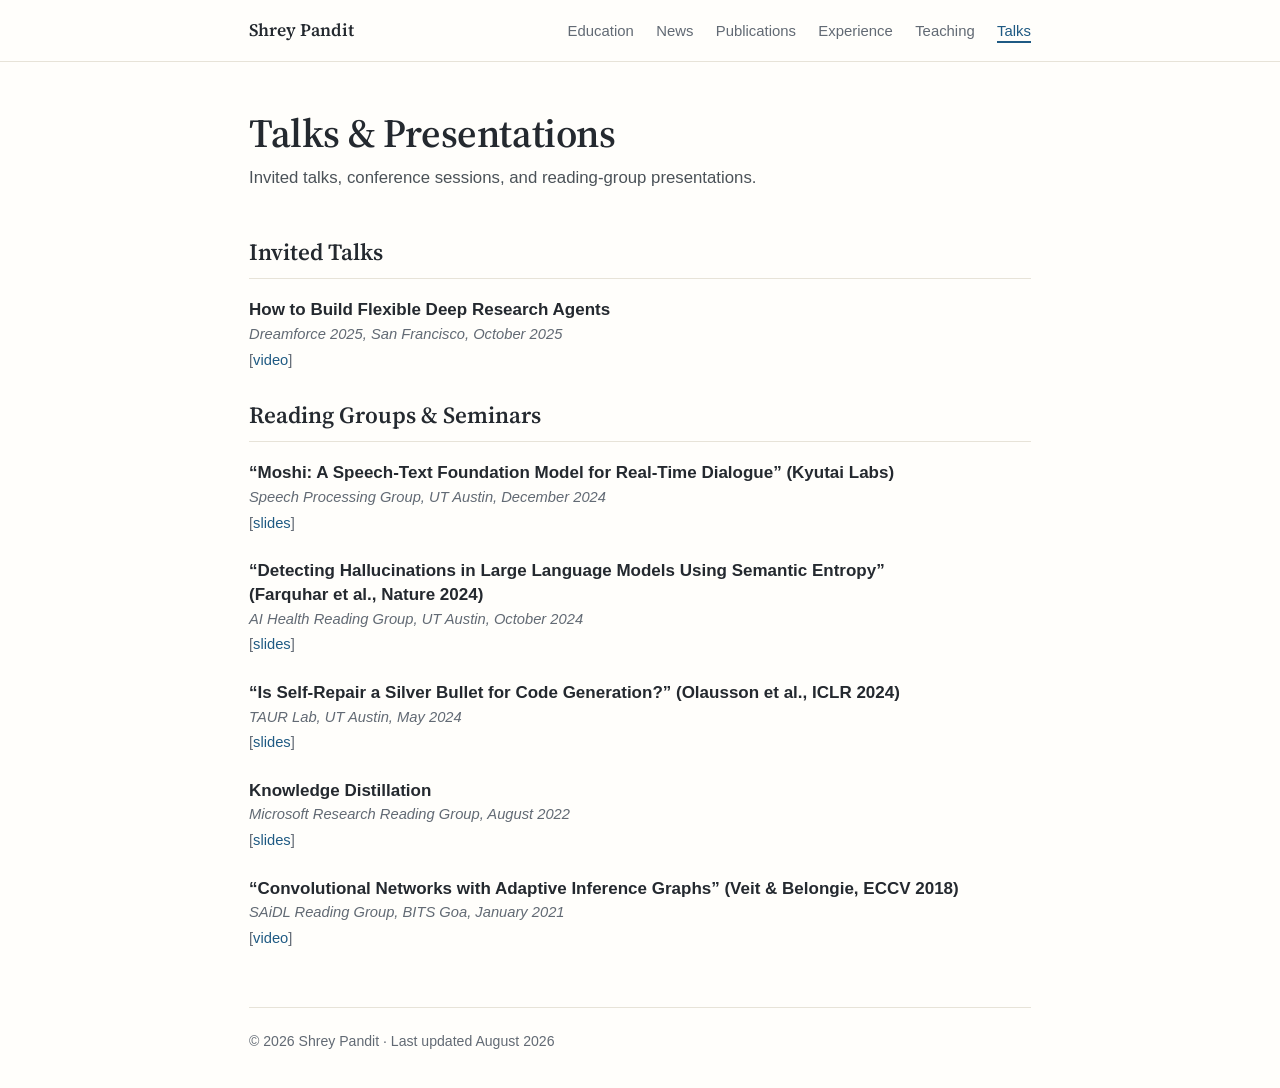
<file: talks.html>
<!DOCTYPE html>
<html lang="en">
<head>
    <!-- Google tag (gtag.js) -->
    <script async src="https://www.googletagmanager.com/gtag/js?id=G-T1M927WNSS"></script>
    <script>
        window.dataLayer = window.dataLayer || [];
        function gtag(){dataLayer.push(arguments);}
        gtag('js', new Date());
        gtag('config', 'G-T1M927WNSS');
    </script>
    <meta charset="UTF-8">
    <meta name="viewport" content="width=device-width, initial-scale=1.0">
    <meta name="description" content="Invited talks and presentations by Shrey Pandit.">
    <title>Talks — Shrey Pandit</title>
    <link rel="preconnect" href="https://fonts.googleapis.com">
    <link rel="preconnect" href="https://fonts.gstatic.com" crossorigin>
    <link href="https://fonts.googleapis.com/css2?family=Source+Serif+4:ital,opsz,wght@0,8..60,400..700;1,8..60,400..700&display=swap" rel="stylesheet">
    <link rel="stylesheet" href="assets/style.css">
</head>
<body>
    <nav class="site-nav">
        <div class="container">
            <a class="brand" href="index.html">Shrey Pandit</a>
            <ul>
                <li><a href="index.html#education">Education</a></li>
                <li><a href="index.html#news">News</a></li>
                <li><a href="index.html#publications">Publications</a></li>
                <li><a href="index.html#experience">Experience</a></li>
                <li><a href="teaching.html">Teaching</a></li>
                <li><a href="talks.html" class="active">Talks</a></li>
            </ul>
        </div>
    </nav>

    <div class="container">
        <header class="page-header">
            <div class="identity">
                <h1>Talks &amp; Presentations</h1>
                <p class="role">Invited talks, conference sessions, and reading-group presentations.</p>
            </div>
        </header>

        <main>
            <section id="talks">
                <h2>Invited Talks</h2>

                <div class="talk">
                    <div class="talk-title">How to Build Flexible Deep Research Agents</div>
                    <div class="talk-meta">Dreamforce 2025, San Francisco, October 2025</div>
                    <div class="talk-links">
                        <a href="https://www.youtube.com/watch?v=xrQNA9iFypc" target="_blank" rel="noopener">video</a>
                    </div>
                </div>

                <h2>Reading Groups &amp; Seminars</h2>

                <div class="talk">
                    <div class="talk-title">&ldquo;Moshi: A Speech-Text Foundation Model for Real-Time Dialogue&rdquo; (Kyutai Labs)</div>
                    <div class="talk-meta">Speech Processing Group, UT Austin, December 2024</div>
                    <div class="talk-links">
                        <a href="presentations/Moshi.pdf" target="_blank">slides</a>
                    </div>
                </div>

                <div class="talk">
                    <div class="talk-title">&ldquo;Detecting Hallucinations in Large Language Models Using Semantic Entropy&rdquo; (Farquhar et&nbsp;al., Nature 2024)</div>
                    <div class="talk-meta">AI Health Reading Group, UT Austin, October 2024</div>
                    <div class="talk-links">
                        <a href="presentations/Semantic_Uncertainty.pdf" target="_blank">slides</a>
                    </div>
                </div>

                <div class="talk">
                    <div class="talk-title">&ldquo;Is Self-Repair a Silver Bullet for Code Generation?&rdquo; (Olausson et&nbsp;al., ICLR 2024)</div>
                    <div class="talk-meta">TAUR Lab, UT Austin, May 2024</div>
                    <div class="talk-links">
                        <a href="presentations/self_repair.pdf" target="_blank">slides</a>
                    </div>
                </div>

                <div class="talk">
                    <div class="talk-title">Knowledge Distillation</div>
                    <div class="talk-meta">Microsoft Research Reading Group, August 2022</div>
                    <div class="talk-links">
                        <a href="presentations/Knowledge_distillation.pdf" target="_blank">slides</a>
                    </div>
                </div>

                <div class="talk">
                    <div class="talk-title">&ldquo;Convolutional Networks with Adaptive Inference Graphs&rdquo; (Veit &amp; Belongie, ECCV 2018)</div>
                    <div class="talk-meta">SAiDL Reading Group, BITS Goa, January 2021</div>
                    <div class="talk-links">
                        <a href="https://www.youtube.com/watch?v=vsr2O_0eSQk" target="_blank" rel="noopener">video</a>
                    </div>
                </div>
            </section>
        </main>

        <footer>
            <p>&copy; 2026 Shrey Pandit &middot; Last updated August 2026</p>
        </footer>
    </div>
</body>
</html>
</file>
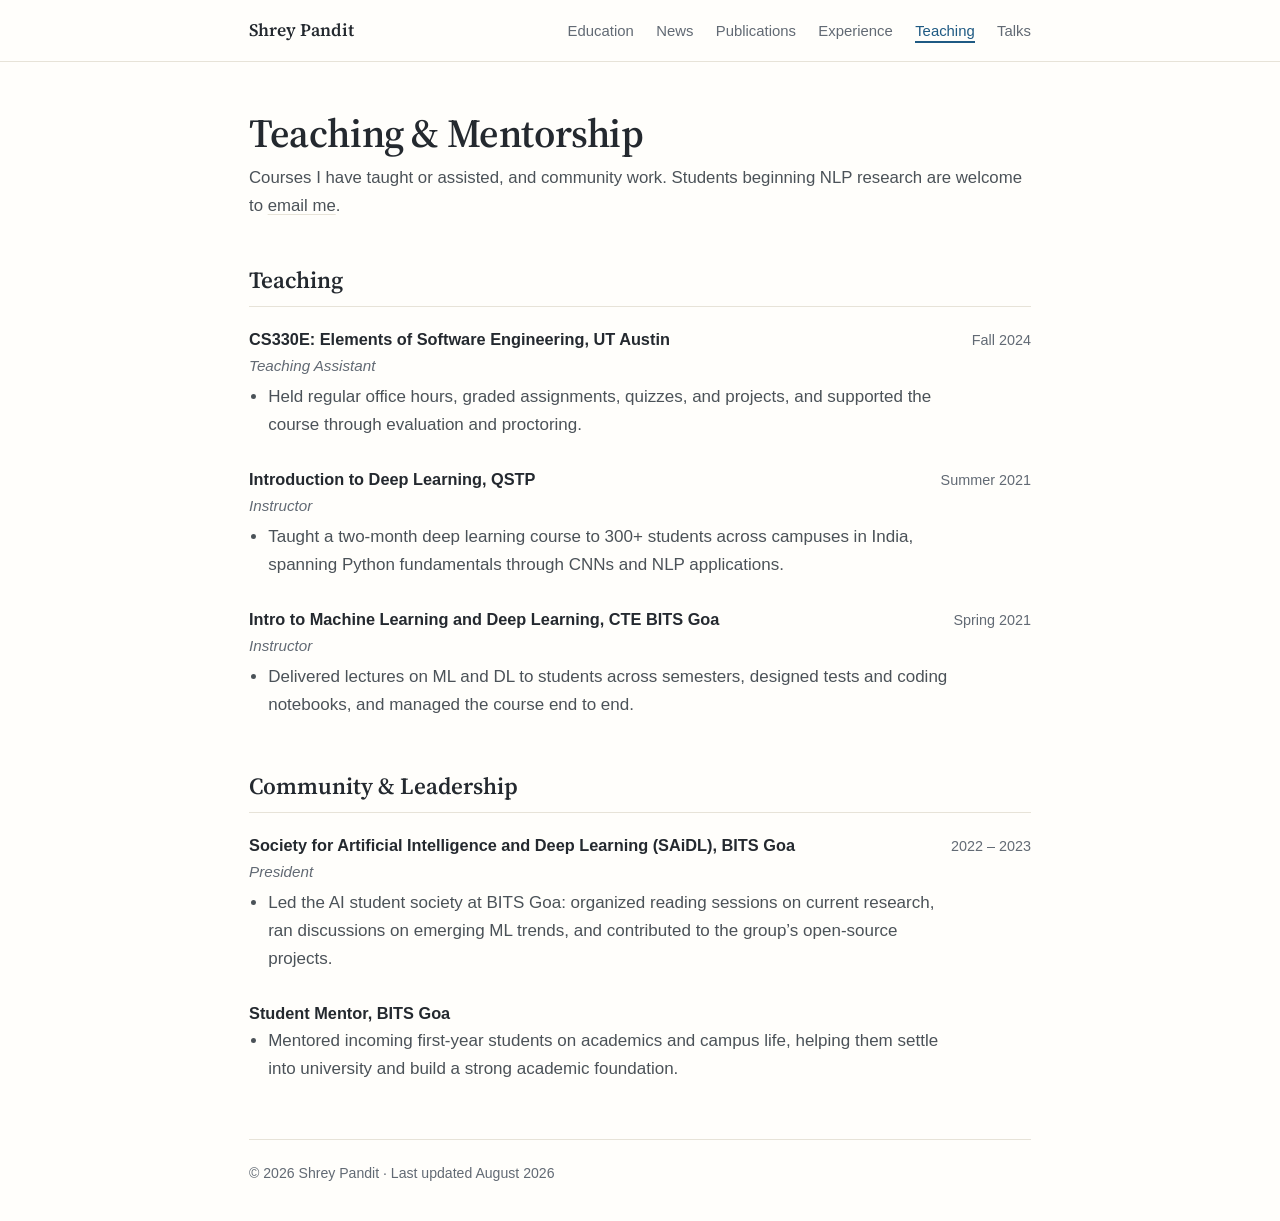
<file: teaching.html>
<!DOCTYPE html>
<html lang="en">
<head>
    <!-- Google tag (gtag.js) -->
    <script async src="https://www.googletagmanager.com/gtag/js?id=G-T1M927WNSS"></script>
    <script>
        window.dataLayer = window.dataLayer || [];
        function gtag(){dataLayer.push(arguments);}
        gtag('js', new Date());
        gtag('config', 'G-T1M927WNSS');
    </script>
    <meta charset="UTF-8">
    <meta name="viewport" content="width=device-width, initial-scale=1.0">
    <meta name="description" content="Teaching, mentorship, and community work by Shrey Pandit.">
    <title>Teaching — Shrey Pandit</title>
    <link rel="preconnect" href="https://fonts.googleapis.com">
    <link rel="preconnect" href="https://fonts.gstatic.com" crossorigin>
    <link href="https://fonts.googleapis.com/css2?family=Source+Serif+4:ital,opsz,wght@0,8..60,400..700;1,8..60,400..700&display=swap" rel="stylesheet">
    <link rel="stylesheet" href="assets/style.css">
</head>
<body>
    <nav class="site-nav">
        <div class="container">
            <a class="brand" href="index.html">Shrey Pandit</a>
            <ul>
                <li><a href="index.html#education">Education</a></li>
                <li><a href="index.html#news">News</a></li>
                <li><a href="index.html#publications">Publications</a></li>
                <li><a href="index.html#experience">Experience</a></li>
                <li><a href="teaching.html" class="active">Teaching</a></li>
                <li><a href="talks.html">Talks</a></li>
            </ul>
        </div>
    </nav>

    <div class="container">
        <header class="page-header">
            <div class="identity">
                <h1>Teaching &amp; Mentorship</h1>
                <p class="role">Courses I have taught or assisted, and community work. Students beginning NLP research are welcome to <a href="mailto:shreypandit@utexas.edu">email me</a>.</p>
            </div>
        </header>

        <main>
            <section id="teaching">
                <h2>Teaching</h2>

                <div class="entry">
                    <div class="entry-head">
                        <h3>CS330E: Elements of Software Engineering, UT Austin</h3>
                        <span class="entry-dates">Fall 2024</span>
                    </div>
                    <p class="entry-role">Teaching Assistant</p>
                    <ul>
                        <li>Held regular office hours, graded assignments, quizzes, and projects, and supported the course through evaluation and proctoring.</li>
                    </ul>
                </div>

                <div class="entry">
                    <div class="entry-head">
                        <h3>Introduction to Deep Learning, QSTP</h3>
                        <span class="entry-dates">Summer 2021</span>
                    </div>
                    <p class="entry-role">Instructor</p>
                    <ul>
                        <li>Taught a two-month deep learning course to 300+ students across campuses in India, spanning Python fundamentals through CNNs and NLP applications.</li>
                    </ul>
                </div>

                <div class="entry">
                    <div class="entry-head">
                        <h3>Intro to Machine Learning and Deep Learning, CTE BITS Goa</h3>
                        <span class="entry-dates">Spring 2021</span>
                    </div>
                    <p class="entry-role">Instructor</p>
                    <ul>
                        <li>Delivered lectures on ML and DL to students across semesters, designed tests and coding notebooks, and managed the course end to end.</li>
                    </ul>
                </div>
            </section>

            <section id="community">
                <h2>Community &amp; Leadership</h2>

                <div class="entry">
                    <div class="entry-head">
                        <h3><a href="https://www.saidl.in/home" target="_blank" rel="noopener">Society for Artificial Intelligence and Deep Learning (SAiDL)</a>, BITS Goa</h3>
                        <span class="entry-dates">2022 – 2023</span>
                    </div>
                    <p class="entry-role">President</p>
                    <ul>
                        <li>Led the AI student society at BITS Goa: organized reading sessions on current research, ran discussions on emerging ML trends, and contributed to the group&rsquo;s open-source projects.</li>
                    </ul>
                </div>

                <div class="entry">
                    <div class="entry-head">
                        <h3>Student Mentor, BITS Goa</h3>
                    </div>
                    <ul>
                        <li>Mentored incoming first-year students on academics and campus life, helping them settle into university and build a strong academic foundation.</li>
                    </ul>
                </div>
            </section>
        </main>

        <footer>
            <p>&copy; 2026 Shrey Pandit &middot; Last updated August 2026</p>
        </footer>
    </div>
</body>
</html>
</file>
<file: assets/style.css>
/* ---------------------------------------------------------------
   Shrey Pandit — personal academic site
   Quiet, typographic design: warm white ground, serif display,
   one muted steel-blue accent.
   --------------------------------------------------------------- */

:root {
    --bg: #fffefb;
    --text: #24292f;
    --text-soft: #4b5258;
    --muted: #626a74;
    --accent: #1f5a83;
    --accent-dark: #164263;
    --rule: #e7e3d8;
    --rule-soft: #efece3;
    --serif: "Source Serif 4", Georgia, "Times New Roman", serif;
    --logo-size: 52px;
    --sans: -apple-system, BlinkMacSystemFont, "Segoe UI", Helvetica, Arial, sans-serif;
}

* {
    margin: 0;
    padding: 0;
    box-sizing: border-box;
}

html {
    scroll-behavior: smooth;
}

body {
    font-family: var(--sans);
    font-size: 17px;
    line-height: 1.65;
    color: var(--text);
    background: var(--bg);
}

.container {
    max-width: 830px;
    margin: 0 auto;
    padding: 0 1.5rem;
}

a {
    color: var(--accent);
    text-decoration: none;
}

a:hover {
    color: var(--accent-dark);
    text-decoration: underline;
    text-underline-offset: 3px;
}

strong {
    font-weight: 600;
}

/* --- Top navigation ------------------------------------------- */

.site-nav {
    border-bottom: 1px solid var(--rule);
}

.site-nav .container {
    display: flex;
    align-items: baseline;
    justify-content: space-between;
    flex-wrap: wrap;
    gap: 0.25rem 1.5rem;
    padding-top: 1rem;
    padding-bottom: 1rem;
}

.site-nav .brand {
    font-family: var(--serif);
    font-size: 1.1rem;
    font-weight: 600;
    color: var(--text);
}

.site-nav .brand:hover {
    color: var(--accent);
    text-decoration: none;
}

.site-nav ul {
    display: flex;
    flex-wrap: wrap;
    gap: 0.2rem 1.4rem;
    list-style: none;
}

.site-nav ul a {
    font-size: 0.93rem;
    color: var(--muted);
}

.site-nav ul a:hover {
    color: var(--accent);
    text-decoration: none;
}

.site-nav ul a.active {
    color: var(--accent);
    border-bottom: 2px solid var(--accent);
    padding-bottom: 2px;
}

/* --- Header ---------------------------------------------------- */

.page-header {
    display: flex;
    align-items: flex-start;
    justify-content: space-between;
    gap: 2.5rem;
    padding: 3rem 0 2.4rem;
}

.page-header .identity {
    flex: 1;
}

.page-header h1 {
    font-family: var(--serif);
    font-size: 2.5rem;
    font-weight: 600;
    letter-spacing: -0.01em;
    line-height: 1.15;
    margin-bottom: 0.5rem;
}

.page-header .role {
    font-size: 1.05rem;
    color: var(--text-soft);
    margin-bottom: 0.2rem;
}

.page-header .role a {
    color: inherit;
    text-decoration: underline;
    text-decoration-color: var(--rule);
    text-underline-offset: 3px;
}

.page-header .role a:hover {
    color: var(--accent);
    text-decoration-color: var(--accent);
}

.page-header .affil-note {
    font-size: 0.95rem;
    color: var(--muted);
    margin-bottom: 1.1rem;
}

.contact-line {
    font-size: 0.95rem;
    color: var(--muted);
}

.contact-line a {
    white-space: nowrap;
}

.contact-line .sep {
    margin: 0 0.45rem;
    color: var(--rule);
}

.portrait {
    flex: 0 0 auto;
}

.portrait img {
    width: 165px;
    height: 165px;
    object-fit: cover;
    border-radius: 6px;
    border: 1px solid var(--rule);
    display: block;
}

/* --- Home layout: sticky profile sidebar + content column -------- */

.layout {
    display: grid;
    grid-template-columns: 270px minmax(0, 1fr);
    gap: 5rem;
    align-items: start;
    max-width: 1240px;
    margin: 0 auto;
    padding: 3.5rem 2.5rem;
}

.sidebar {
    position: sticky;
    top: 2.5rem;
}

.side-portrait {
    display: block;
    width: 100%;
    max-width: 225px;
    aspect-ratio: 1;
    object-fit: cover;
    border-radius: 8px;
    border: 1px solid var(--rule);
}

.sidebar h1 {
    font-family: var(--serif);
    font-size: 1.85rem;
    font-weight: 600;
    letter-spacing: -0.01em;
    line-height: 1.2;
    margin: 1.2rem 0 0;
}

.name-devanagari {
    font-family: "Noto Serif Devanagari", var(--serif);
    font-size: 1.05rem;
    font-weight: 500;
    color: var(--text-soft);
    margin: 0.1rem 0 0.9rem;
}

.side-role {
    color: var(--text-soft);
    line-height: 1.45;
    margin-bottom: 0.25rem;
}

.side-role a {
    color: inherit;
    text-decoration: underline;
    text-decoration-color: var(--rule);
    text-underline-offset: 3px;
}

.side-role a:hover {
    color: var(--accent);
    text-decoration-color: var(--accent);
}

.side-loc {
    color: var(--muted);
    font-size: 0.92rem;
    margin-bottom: 1.1rem;
}

.side-links {
    font-size: 0.95rem;
    color: var(--muted);
}

.side-links a {
    white-space: nowrap;
}

.side-links .sep {
    margin: 0 0.4rem;
    color: var(--rule);
}

.main-col {
    min-width: 0;
}

.main-col footer {
    margin-top: 3rem;
}

@media (max-width: 900px) {
    .layout {
        grid-template-columns: 1fr;
        gap: 2.2rem;
        padding: 2rem 1.5rem;
    }

    .sidebar {
        position: static;
    }

    .side-portrait {
        max-width: 150px;
    }

    .sidebar h1 {
        font-size: 1.9rem;
        margin-top: 1rem;
    }
}

/* --- Sections --------------------------------------------------- */

main section {
    margin-bottom: 3rem;
}

h2 {
    font-family: var(--serif);
    font-size: 1.45rem;
    font-weight: 600;
    padding-bottom: 0.4rem;
    margin-bottom: 1.2rem;
    border-bottom: 1px solid var(--rule);
}

h2 a {
    color: inherit;
}

.bio p {
    margin-bottom: 1rem;
    max-width: 72ch;
}

.bio p:last-child {
    margin-bottom: 0;
}

/* --- News -------------------------------------------------------- */

.news-list {
    list-style: none;
}

.news-list li {
    display: flex;
    gap: 1.1rem;
    padding: 0.32rem 0;
}

.news-date {
    flex: 0 0 5.2rem;
    color: var(--muted);
    font-size: 0.9rem;
    white-space: nowrap;
    padding-top: 0.12em;
}

.news-text {
    flex: 1;
}

details.older-news {
    margin-top: 0.6rem;
}

details.older-news > summary {
    cursor: pointer;
    color: var(--accent);
    font-size: 0.93rem;
    list-style: none;
    width: fit-content;
}

details.older-news > summary::-webkit-details-marker {
    display: none;
}

details.older-news > summary::after {
    content: " +";
}

details.older-news[open] > summary::after {
    content: " −";
}

details.older-news > summary:hover {
    text-decoration: underline;
    text-underline-offset: 3px;
}

/* --- Publications ------------------------------------------------ */

.pub-note {
    font-size: 0.92rem;
    color: var(--muted);
    margin-bottom: 1.4rem;
}

.pub-year {
    font-size: 0.88rem;
    font-weight: 600;
    letter-spacing: 0.09em;
    text-transform: uppercase;
    color: var(--muted);
    margin: 1.8rem 0 0.9rem;
}

.pub-year:first-of-type {
    margin-top: 0;
}

.pub {
    margin-bottom: 1.35rem;
    max-width: 76ch;
}

.pub-title {
    font-weight: 600;
    line-height: 1.4;
}

.pub-title a {
    color: var(--text);
}

.pub-title a:hover {
    color: var(--accent);
}

.pub-authors {
    font-size: 0.95rem;
    color: var(--text-soft);
    margin-top: 0.1rem;
}

.pub-venue {
    font-size: 0.92rem;
    font-style: italic;
    color: var(--muted);
}

.pub-links {
    font-size: 0.92rem;
    margin-top: 0.1rem;
}

.pub-links a {
    margin-right: 0.75rem;
}

.pub-links a::before {
    content: "[";
    color: var(--muted);
}

.pub-links a::after {
    content: "]";
    color: var(--muted);
}

/* --- Experience / education / teaching / talks ------------------- */

.entry {
    margin-bottom: 1.7rem;
}

.entry-head {
    display: flex;
    justify-content: space-between;
    align-items: baseline;
    gap: 1rem;
    flex-wrap: wrap;
}

.entry-head h3 {
    font-size: 1.02rem;
    font-weight: 600;
}

.entry-head h3 a {
    color: inherit;
}

.entry-head h3 a:hover {
    color: var(--accent);
}

.entry-dates {
    font-size: 0.9rem;
    color: var(--muted);
    white-space: nowrap;
}

.entry-role {
    font-size: 0.95rem;
    font-style: italic;
    color: var(--muted);
    margin-bottom: 0.3rem;
}

.entry ul {
    padding-left: 1.2rem;
    max-width: 74ch;
}

.entry ul li {
    margin-bottom: 0.3rem;
    color: var(--text-soft);
}

.edu-list {
    list-style: none;
}

.edu-list li {
    display: grid;
    grid-template-columns: var(--logo-size) minmax(0, 1fr) auto;
    column-gap: 1.05rem;
    align-items: center;
    padding: 0.7rem 0;
    border-bottom: 1px solid var(--rule-soft);
}

.edu-list li:last-child {
    border-bottom: none;
}

.edu-text {
    display: block;
}

.edu-degree {
    display: block;
    color: var(--text-soft);
    font-size: 0.95rem;
}

/* --- Institution logos -------------------------------------------- */

.logo-tile {
    width: var(--logo-size);
    height: var(--logo-size);
    flex: 0 0 auto;
    display: flex;
    align-items: center;
    justify-content: center;
    border: 1px solid var(--rule);
    border-radius: 7px;
    background: #fff;
    overflow: hidden;
}

.logo-tile img {
    width: 100%;
    height: 100%;
    object-fit: contain;
    padding: 4px;
    display: block;
}

/* Logos that carry their own background fill the tile edge to edge. */
.logo-tile.flush img {
    padding: 0;
}

/* Stand-in for affiliations with no logo in the repository. */
.logo-tile.monogram {
    font-family: var(--serif);
    font-size: 1.3rem;
    font-weight: 600;
    color: var(--muted);
    background: var(--rule-soft);
    border-color: var(--rule-soft);
}

.entry.with-logo {
    display: grid;
    grid-template-columns: var(--logo-size) minmax(0, 1fr);
    column-gap: 1.05rem;
    align-items: start;
}

.entry.with-logo > .logo-tile {
    margin-top: 0.15rem;
}

.entry-main {
    min-width: 0;
}

/* --- Talks -------------------------------------------------------- */

.talk {
    margin-bottom: 1.5rem;
    max-width: 76ch;
}

.talk-title {
    font-weight: 600;
    line-height: 1.4;
}

.talk-meta {
    font-size: 0.92rem;
    font-style: italic;
    color: var(--muted);
}

.talk-links {
    font-size: 0.92rem;
    margin-top: 0.1rem;
}

.talk-links a {
    margin-right: 0.75rem;
}

.talk-links a::before {
    content: "[";
    color: var(--muted);
}

.talk-links a::after {
    content: "]";
    color: var(--muted);
}

/* --- Footer ------------------------------------------------------- */

footer {
    border-top: 1px solid var(--rule);
    margin-top: 3.5rem;
    padding: 1.4rem 0 2.2rem;
    font-size: 0.88rem;
    color: var(--muted);
}

/* --- Small screens ------------------------------------------------ */

@media (max-width: 640px) {
    .page-header {
        flex-direction: column-reverse;
        gap: 1.4rem;
        padding-top: 2rem;
    }

    .portrait img {
        width: 130px;
        height: 130px;
    }

    .page-header h1 {
        font-size: 2rem;
    }

    .news-list li {
        gap: 0.8rem;
    }

    .news-date {
        flex-basis: 4.4rem;
    }

    .entry-head {
        flex-direction: column;
        gap: 0;
    }

    .edu-list li {
        grid-template-columns: var(--logo-size) minmax(0, 1fr);
        row-gap: 0.15rem;
        align-items: start;
    }

    .edu-list li .entry-dates {
        grid-column: 2;
    }
}
</file>
